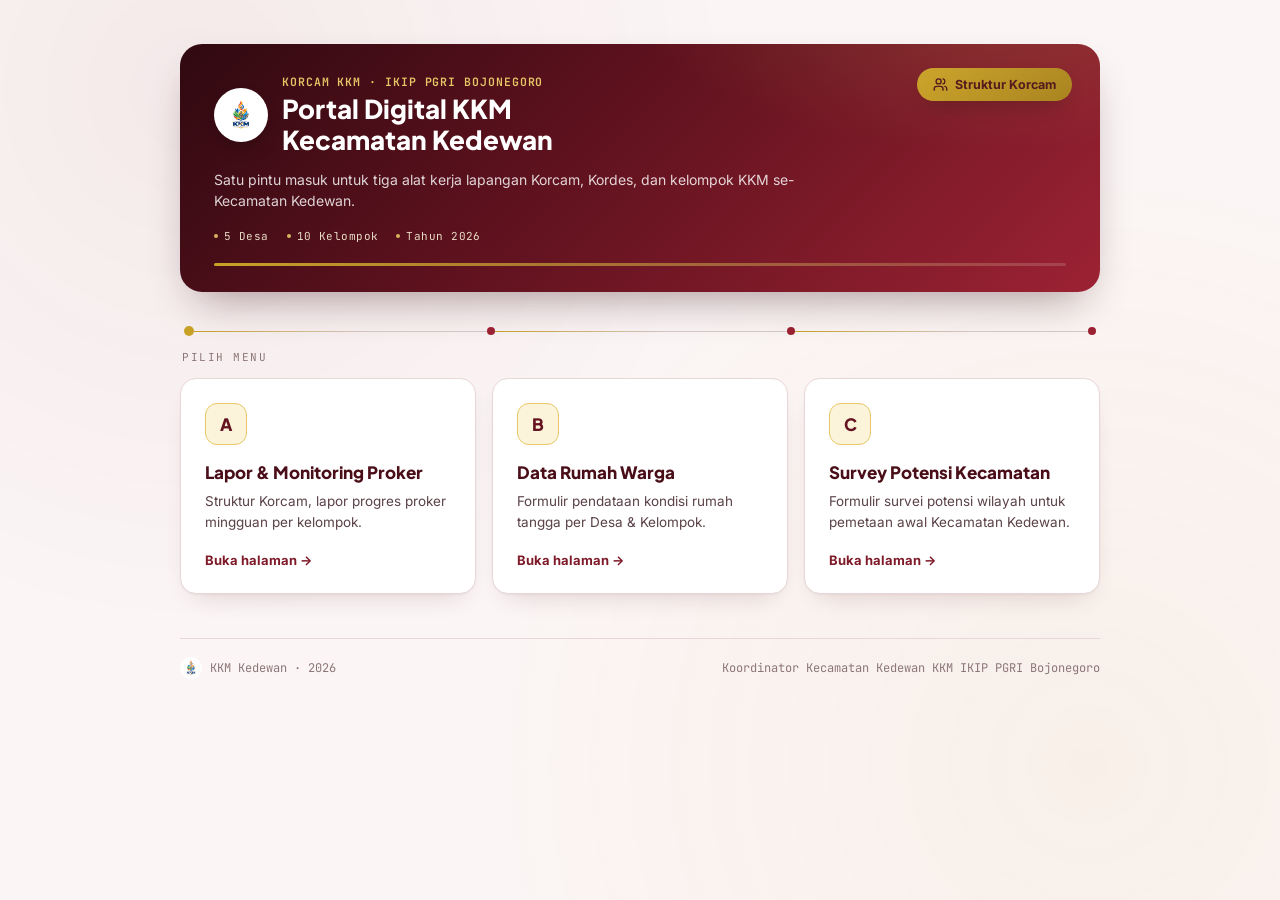
<file: index.html>
<!DOCTYPE html>
<html lang="id">

<head>
  <meta charset="UTF-8">
  <meta name="viewport" content="width=device-width, initial-scale=1.0, maximum-scale=1">
  <title>Portal KKM — Kecamatan Kedewan</title>
  <link rel="preconnect" href="https://fonts.googleapis.com">
  <link rel="preconnect" href="https://fonts.gstatic.com" crossorigin>
  <link rel="stylesheet" href="shared/css/design-system.css">
  <style>
    /* ---- Hanya elemen yang benar-benar spesifik halaman ini ---- */

    .wrap {
      position: relative;
      z-index: 1;
      max-width: 960px;
      margin: 0 auto;
      padding: 44px 20px 72px;
    }

    .kop-brand {
      display: flex;
      align-items: center;
      gap: 14px;
      margin-bottom: 14px;
    }

    .kop-brand img {
      width: 54px;
      height: 54px;
      border-radius: 50%;
      background: #fff;
      padding: 6px;
      box-shadow: 0 8px 20px -8px rgba(0, 0, 0, .4);
      object-fit: contain;
      flex-shrink: 0;
    }

    .kop-title {
      max-width: 18ch;
    }

    .kop-meta {
      display: flex;
      flex-wrap: wrap;
      gap: 8px 18px;
      margin-top: 18px;
    }

    .kop-meta span {
      font-family: var(--font-mono);
      font-size: 11px;
      letter-spacing: .04em;
      color: var(--gold-100);
      display: inline-flex;
      align-items: center;
      gap: 6px;
      opacity: .9;
    }

    .kop-meta span::before {
      content: "";
      width: 4px;
      height: 4px;
      border-radius: 50%;
      background: var(--gold-300);
    }

    .route {
      display: flex;
      align-items: center;
      gap: 0;
      margin: 34px 0 6px;
      padding: 0 4px;
    }

    .route-node {
      width: 8px;
      height: 8px;
      border-radius: 50%;
      background: var(--maroon-600);
      flex-shrink: 0;
    }

    .route-node.origin {
      width: 10px;
      height: 10px;
      background: var(--gold-500);
    }

    .route-line {
      flex: 1;
      height: 1px;
      background: linear-gradient(90deg, var(--gold-500), var(--ink-200) 60%);
    }

    .route-line:last-of-type {
      background: linear-gradient(90deg, var(--ink-200), var(--ink-200));
    }

    @media (max-width: 600px) {
      .route {
        display: none;
      }
    }

    .menu-label {
      font-family: var(--font-mono);
      font-size: 11px;
      letter-spacing: .14em;
      text-transform: uppercase;
      color: var(--ink-400);
      margin: 14px 2px 14px;
    }

    .foot {
      margin-top: 44px;
      padding-top: 18px;
      border-top: 1px solid var(--border);
      font-size: 12px;
      color: var(--ink-400);
      display: flex;
      flex-wrap: wrap;
      gap: 8px 18px;
      justify-content: space-between;
      align-items: center;
    }

    .foot span {
      font-family: var(--font-mono);
    }

    .foot img {
      width: 22px;
      height: 22px;
      border-radius: 50%;
      object-fit: contain;
      opacity: .85;
    }

    .foot-brand {
      display: flex;
      align-items: center;
      gap: 8px;
    }
  </style>
</head>

<body>
  <div class="topo-layer" aria-hidden="true"></div>
  <div class="wrap">

    <header class="kop">
      <a class="kop-struktur-btn" href="struktur.html">
        <svg viewBox="0 0 24 24" fill="none" stroke="currentColor" stroke-width="2.2" stroke-linecap="round"
          stroke-linejoin="round">
          <path d="M16 21v-2a4 4 0 0 0-4-4H6a4 4 0 0 0-4 4v2" />
          <circle cx="9" cy="7" r="4" />
          <path d="M22 21v-2a4 4 0 0 0-3-3.87" />
          <path d="M16 3.13a4 4 0 0 1 0 7.75" />
        </svg>
        Struktur Korcam
      </a>
      <div class="kop-brand">
        <img src="shared/img/logo-korcam.png" alt="Logo Korcam KKM IKIP PGRI Bojonegoro">
        <div>
          <p class="kop-eyebrow" style="margin:0 0 4px;">KORCAM KKM &middot; IKIP PGRI Bojonegoro</p>
          <h1 class="kop-title" style="margin:0;">Portal Digital KKM<br>Kecamatan Kedewan</h1>
        </div>
      </div>
      <p class="kop-sub">Satu pintu masuk untuk tiga alat kerja lapangan Korcam, Kordes, dan kelompok KKM se-Kecamatan
        Kedewan.</p>
      <div class="kop-meta">
        <span>5 Desa</span>
        <span>10 Kelompok</span>
        <span>Tahun 2026</span>
      </div>
      <div class="kop-stripe"></div>
    </header>

    <div class="route" aria-hidden="true">
      <span class="route-node origin"></span>
      <span class="route-line"></span>
      <span class="route-node"></span>
      <span class="route-line"></span>
      <span class="route-node"></span>
      <span class="route-line"></span>
      <span class="route-node"></span>
    </div>

    <p class="menu-label">Pilih Menu</p>
    <nav class="menu-grid">

      <a class="menu-card" href="proker/index.html">
        <span class="menu-letter">A</span>
        <h3>Lapor &amp; Monitoring Proker</h3>
        <p>Struktur Korcam, lapor progres proker mingguan per kelompok.</p>
        <span class="menu-link">Buka halaman &rarr;</span>
      </a>

      <a class="menu-card" href="datawarga/index.html">
        <span class="menu-letter">B</span>
        <h3>Data Rumah Warga</h3>
        <p>Formulir pendataan kondisi rumah tangga per Desa &amp; Kelompok.</p>
        <span class="menu-link">Buka halaman &rarr;</span>
      </a>

      <a class="menu-card" href="survey/index.html">
        <span class="menu-letter">C</span>
        <h3>Survey Potensi Kecamatan</h3>
        <p>Formulir survei potensi wilayah untuk pemetaan awal Kecamatan Kedewan.
        </p>
        <span class="menu-link">Buka halaman &rarr;</span>
      </a>

    </nav>

    <div class="foot">
      <div class="foot-brand">
        <img src="shared/img/logo-korcam.png" alt="">
        <span>KKM Kedewan &middot; 2026</span>
      </div>
      <span>Koordinator Kecamatan Kedewan KKM IKIP PGRI Bojonegoro</span>
    </div>
  </div>
</body>

</html>
</file>
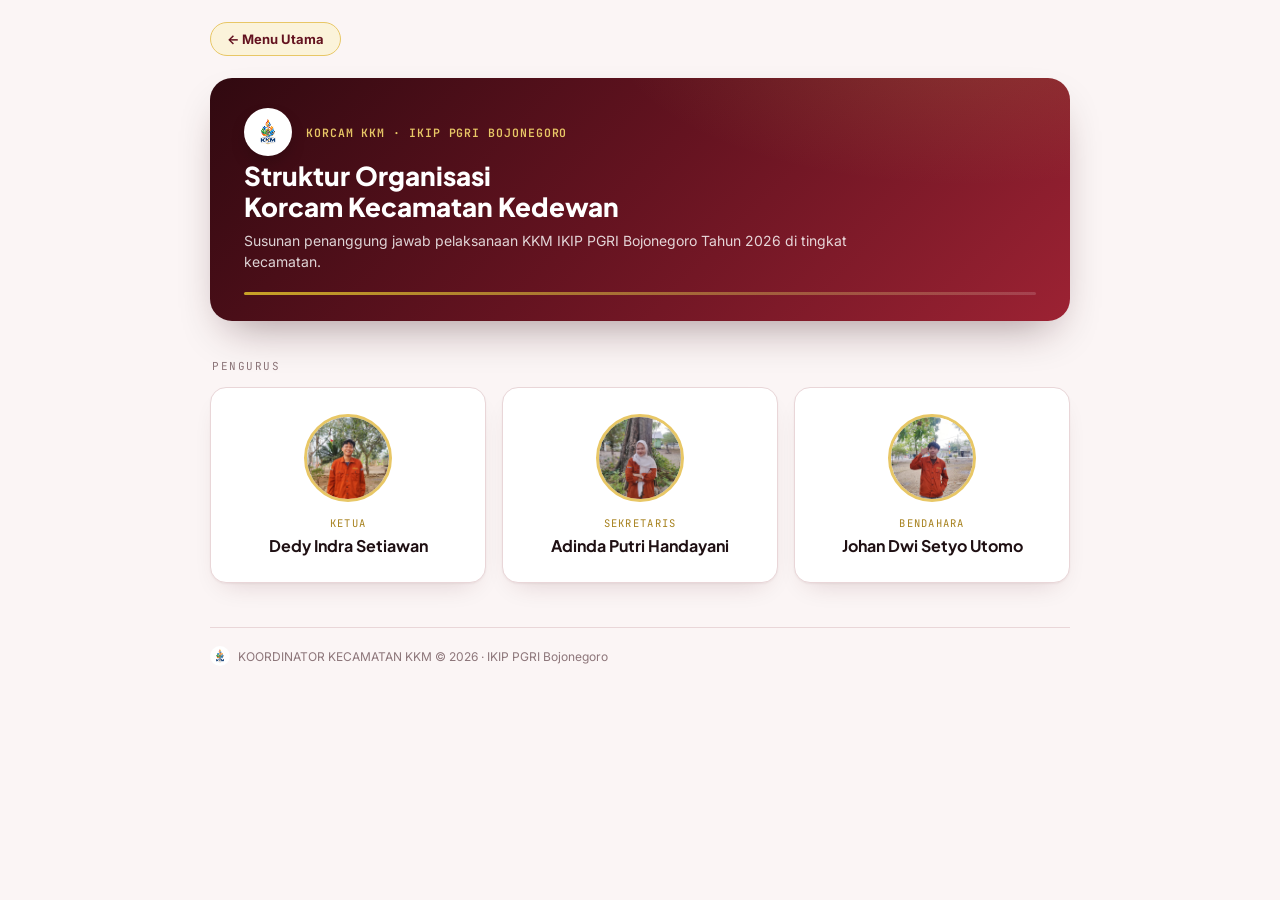
<file: struktur.html>
<!DOCTYPE html>
<html lang="id">

<head>
  <meta charset="UTF-8">
  <meta name="viewport" content="width=device-width, initial-scale=1.0, maximum-scale=1">
  <title>Struktur Organisasi Korcam — Kecamatan Kedewan</title>
  <link rel="preconnect" href="https://fonts.googleapis.com">
  <link rel="preconnect" href="https://fonts.gstatic.com" crossorigin>
  <link rel="stylesheet" href="shared/css/design-system.css">
  <style>
    .wrap {
      max-width: 900px;
      margin: 0 auto;
      padding: 22px 20px 72px;
    }

    .topbar {
      padding: 0;
      margin-bottom: 22px;
    }

    .kop-brand {
      display: flex;
      align-items: center;
      gap: 14px;
      margin-bottom: 4px;
    }

    .kop-brand img {
      width: 48px;
      height: 48px;
      border-radius: 50%;
      background: #fff;
      padding: 5px;
      box-shadow: 0 8px 20px -8px rgba(0, 0, 0, .4);
      object-fit: contain;
      flex-shrink: 0;
    }

    .section-label {
      font-family: var(--font-mono);
      font-size: 11px;
      letter-spacing: .14em;
      text-transform: uppercase;
      color: var(--ink-400);
      margin: 38px 2px 14px;
    }

    .struktur-grid {
      display: grid;
      grid-template-columns: repeat(3, 1fr);
      gap: 16px;
    }

    @media (max-width: 720px) {
      .struktur-grid {
        grid-template-columns: 1fr;
      }
    }

    .person-card {
      background: var(--surface);
      border: 1px solid var(--border);
      border-radius: var(--radius-md);
      padding: 26px 20px;
      text-align: center;
      box-shadow: var(--shadow-card);
    }

    .person-photo-wrap {
      width: 88px;
      height: 88px;
      margin: 0 auto 14px;
      position: relative;
    }

    .person-photo {
      width: 88px;
      height: 88px;
      border-radius: 50%;
      object-fit: cover;
      border: 3px solid var(--gold-300);
      display: block;
      position: absolute;
      inset: 0;
    }

    .person-monogram {
      width: 88px;
      height: 88px;
      border-radius: 50%;
      background: var(--gradient-maroon);
      color: var(--gold-100);
      font-family: var(--font-display);
      font-weight: 700;
      font-size: 26px;
      align-items: center;
      justify-content: center;
      border: 3px solid var(--gold-300);
      position: absolute;
      inset: 0;
      display: none;
    }

    .person-role {
      font-family: var(--font-mono);
      font-size: 10.5px;
      letter-spacing: .12em;
      text-transform: uppercase;
      color: var(--gold-600);
      margin-bottom: 5px;
    }

    .person-name {
      font-family: var(--font-display);
      font-weight: 700;
      font-size: 16px;
      color: var(--ink-900);
    }

    .foot {
      margin-top: 44px;
      padding-top: 18px;
      border-top: 1px solid var(--border);
      font-size: 12px;
      color: var(--ink-400);
      display: flex;
      align-items: center;
      gap: 8px;
    }

    .foot img {
      width: 20px;
      height: 20px;
      border-radius: 50%;
      object-fit: contain;
    }
  </style>
</head>

<body>
  <div class="wrap">
    <div class="topbar"><a class="back-link" href="index.html">&larr; Menu Utama</a></div>

    <header class="kop">
      <div class="kop-brand">
        <img src="shared/img/logo-korcam.png" alt="Logo Korcam KKM IKIP PGRI Bojonegoro">
        <p class="kop-eyebrow" style="margin:0;">KORCAM KKM &middot; IKIP PGRI Bojonegoro</p>
      </div>
      <h1 class="kop-title">Struktur Organisasi<br>Korcam Kecamatan Kedewan</h1>
      <p class="kop-sub">Susunan penanggung jawab pelaksanaan KKM IKIP PGRI Bojonegoro Tahun 2026 di tingkat kecamatan.
      </p>
      <div class="kop-stripe"></div>
    </header>

    <p class="section-label">Pengurus</p>
    <div class="struktur-grid" id="struktur-grid"></div>

    <div class="foot">
      <img src="shared/img/logo-korcam.png" alt="">
      <span>KOORDINATOR KECAMATAN KKM &copy; 2026 &middot; IKIP PGRI Bojonegoro</span>
    </div>

    <script>
      const TIM_KORCAM = [
        { peran: "Ketua", nama: "Dedy Indra Setiawan", foto: "foto/dedy-indra-setiawan.jpg" },
        { peran: "Sekretaris", nama: "Adinda Putri Handayani", foto: "foto/adinda-putri-handayani.jpg" },
        { peran: "Bendahara", nama: "Johan Dwi Setyo Utomo", foto: "foto/johan-dwi-murtopo.jpg" },
      ];

      function escapeHtml(str) { const div = document.createElement("div"); div.textContent = str == null ? "" : String(str); return div.innerHTML; }

      function renderStruktur() {
        const grid = document.getElementById("struktur-grid");
        grid.innerHTML = TIM_KORCAM.map((p) => {
          const initials = p.nama.split(" ").slice(0, 2).map(w => w[0]).join("").toUpperCase();
          return `
        <div class="person-card">
          <div class="person-photo-wrap">
            <img class="person-photo" src="${p.foto}" alt="Foto ${escapeHtml(p.nama)}"
              onerror="this.style.display='none'; this.nextElementSibling.style.display='flex';" />
            <div class="person-monogram">${initials}</div>
          </div>
          <div class="person-role">${escapeHtml(p.peran)}</div>
          <div class="person-name">${escapeHtml(p.nama)}</div>
        </div>`;
        }).join("");
      }

      renderStruktur();
    </script>
</body>

</html>
</file>
<file: shared/css/design-system.css>
/* ============================================================================
   PORTAL KKM KEDEWAN — DESIGN SYSTEM TERPUSAT
   ----------------------------------------------------------------------------
   SATU-SATUNYA sumber token warna, tipografi, dan komponen bersama untuk
   SELURUH halaman (menu utama, struktur, proker, data warga, survey — baik
   halaman publik maupun admin).

   CARA PAKAI:
   Link file ini di <head> SEBELUM stylesheet lokal masing-masing modul:
     <link rel="stylesheet" href="../shared/css/design-system.css">
     <link rel="stylesheet" href="css/style.css">   (kalau modul itu masih
                                                       punya CSS spesifik halaman)

   Semua nama variabel LAMA (--navy-900, --forest-900, --ink-800, dst) tetap
   di-alias di sini supaya seluruh CSS modul yang sudah ada TIDAK PERLU
   ditulis ulang total — cukup ganti isi token-nya jadi maroon di satu
   tempat ini, dan seluruh portal otomatis ikut berubah.
   ============================================================================ */

@import url('https://fonts.googleapis.com/css2?family=Plus+Jakarta+Sans:wght@500;600;700;800&family=Inter:wght@400;500;600;700&family=JetBrains+Mono:wght@500;600&display=swap');

:root {
  /* ---------------------------------------------------------------------
     PALET UTAMA — MAROON (gradasi gelap → terang)
  --------------------------------------------------------------------- */
  --maroon-950: #300910;
  --maroon-900: #4A0E18;
  --maroon-800: #641320;
  --maroon-700: #7E1A29;
  --maroon-600: #9C2233;
  --maroon-500: #B92C3E;
  --maroon-300: #D97C87;
  --maroon-100: #F6E3E5;

  /* Emas hangat sebagai warna aksen — pasangan klasik maroon & gold */
  --gold-700: #8A5A16;
  --gold-600: #A6801C;
  --gold-500: #C9A227;
  --gold-300: #E8C766;
  --gold-100: #FBF3DA;

  --ink-900: #1F1013;
  --ink-800: #2A1418;
  --ink-600: #5A4247;
  --ink-400: #8D767A;
  --ink-200: #D8C9CB;

  --paper: #FBF5F5;
  --paper-50: #FBF5F5;
  --paper-100: #F3E6E7;
  --paper-200: #ECD9DA;
  --white: #FFFFFF;
  --surface: #FFFFFF;
  --bg: #FBF5F5;
  --border: #E9D6D8;
  --line: #E9D6D8;
  --line-strong: #D8C0C3;
  --ink-muted: #5A4247;

  --success: #157A4F;
  --success-bg: #E7F6EE;
  --success-border: #B7E4CB;
  --green-ok: #157A4F;

  --error: #B23A3A;
  --error-bg: #FCECEC;
  --error-border: #F1C3C3;
  --red-700: #B23A3A;
  --red-100: #FCECEC;

  --warn: #9A6B0A;
  --warn-bg: #FBF1DC;
  --warn-border: #EED9A6;

  /* ---------------------------------------------------------------------
     ALIAS — supaya semua modul lama (yang pakai nama variabel beda-beda)
     otomatis ikut palet maroon tanpa perlu ganti tiap selector satu-satu.
  --------------------------------------------------------------------- */
  --navy-900: var(--maroon-900);
  --navy-800: var(--maroon-800);
  --navy-700: var(--maroon-700);
  --navy-500: var(--maroon-600);
  --navy-100: var(--maroon-100);

  --forest-900: var(--maroon-900);
  --forest-700: var(--maroon-700);
  --forest-600: var(--maroon-600);

  --ink-700: var(--ink-900);

  --paper-50: var(--paper);

  /* ---------------------------------------------------------------------
     GRADASI — dipakai di semua "kop"/header letterhead & tombol utama
  --------------------------------------------------------------------- */
  --gradient-maroon: linear-gradient(135deg, var(--maroon-950) 0%, var(--maroon-800) 48%, var(--maroon-600) 100%);
  --gradient-maroon-soft: linear-gradient(160deg, var(--maroon-800) 0%, var(--maroon-700) 55%, var(--maroon-600) 100%);
  --gradient-gold: linear-gradient(135deg, var(--gold-500), var(--gold-600));

  /* ---------------------------------------------------------------------
     TIPOGRAFI
  --------------------------------------------------------------------- */
  --font-display: 'Plus Jakarta Sans', 'Inter', sans-serif;
  --font-body: 'Inter', sans-serif;
  --font-mono: 'JetBrains Mono', 'Inter', monospace;

  /* ---------------------------------------------------------------------
     RADIUS & BAYANGAN
  --------------------------------------------------------------------- */
  --radius-sm: 10px;
  --radius: 14px;
  --radius-md: 16px;
  --radius-lg: 22px;

  --shadow-card: 0 1px 2px rgba(74, 14, 24, 0.05), 0 12px 28px -14px rgba(74, 14, 24, 0.20);
  --shadow-pop: 0 20px 45px -18px rgba(48, 9, 16, 0.45);

  /* Alias --color-* — dipakai datawarga/css/admin.css */
  --color-bg: var(--paper);
  --color-surface: var(--white);
  --color-border: var(--border);
  --color-text: var(--ink-900);
  --color-text-muted: var(--ink-600);
  --color-primary: var(--maroon-700);
  --color-primary-hover: var(--maroon-900);
  --color-primary-soft: var(--maroon-100);
  --color-danger: var(--error);
  --color-success: var(--success);
  --color-warning: var(--gold-600);
  --radius-legacy: var(--radius);
  --shadow-sm: var(--shadow-card);
}

/* ==========================================================================
   RESET DASAR
   ========================================================================== */
* { box-sizing: border-box; }

body {
  margin: 0;
  font-family: var(--font-body);
  background: var(--bg);
  color: var(--ink-900);
  -webkit-font-smoothing: antialiased;
}

a { color: inherit; }
img { max-width: 100%; display: block; }

.app-shell,
.container {
  max-width: 920px;
  margin: 0 auto;
  padding: 28px 20px 60px;
}

/* Motif topografi tipis di latar belakang (dipakai beberapa halaman) */
.topo-layer {
  position: fixed; inset: 0; z-index: -1; pointer-events: none;
  background-image:
    radial-gradient(circle at 15% 10%, rgba(122, 26, 41, 0.05), transparent 40%),
    radial-gradient(circle at 85% 85%, rgba(201, 162, 39, 0.06), transparent 45%);
}

/* ==========================================================================
   TOPBAR & TOMBOL "MENU UTAMA"
   ========================================================================== */
.topbar {
  margin: 0 auto 14px;
  max-width: 920px;
  padding: 0 20px;
}
.app-shell .topbar,
.container > .topbar { padding: 0; margin-bottom: 14px; }

.back-link,
.header-link {
  display: inline-flex;
  align-items: center;
  gap: 6px;
  font-family: var(--font-body);
  font-weight: 700;
  font-size: 13px;
  color: var(--maroon-800);
  background: var(--gold-100);
  border: 1.5px solid var(--gold-300);
  padding: 8px 16px;
  border-radius: 999px;
  text-decoration: none;
  transition: transform .15s ease, box-shadow .15s ease;
}
.back-link:hover,
.header-link:hover {
  transform: translateY(-1px);
  box-shadow: 0 8px 18px -10px rgba(74, 14, 24, 0.35);
}

/* ==========================================================================
   KOP / LETTERHEAD — dipakai di setiap halaman modul
   ========================================================================== */
.kop {
  position: relative;
  background: var(--gradient-maroon);
  border-radius: var(--radius-lg);
  padding: 30px 34px 26px;
  color: #fff;
  box-shadow: var(--shadow-pop);
  overflow: hidden;
  margin-bottom: 24px;
}
.kop::after {
  content: "";
  position: absolute; inset: 0;
  background: radial-gradient(600px 260px at 88% -20%, rgba(232, 199, 102, 0.16), transparent 60%);
  pointer-events: none;
}
.kop-eyebrow {
  font-family: var(--font-mono);
  font-size: 11.5px;
  letter-spacing: .08em;
  text-transform: uppercase;
  color: var(--gold-300);
  margin: 0 0 10px;
  font-weight: 600;
}
.kop-title {
  font-family: var(--font-display);
  font-weight: 800;
  font-size: 26px;
  line-height: 1.2;
  margin: 0 0 8px;
}
.kop-sub {
  font-size: 14px;
  color: rgba(255, 255, 255, 0.82);
  margin: 0;
  max-width: 640px;
  line-height: 1.5;
}
.kop-meta {
  font-family: var(--font-mono);
  font-size: 12px;
  color: rgba(255, 255, 255, 0.7);
  margin-top: 10px;
}
.kop-stripe {
  height: 3px;
  margin-top: 20px;
  border-radius: 999px;
  background: linear-gradient(90deg, var(--gold-500), rgba(255, 255, 255, 0.15));
}
.kop-logo {
  width: 52px; height: 52px;
  border-radius: 50%;
  background: #fff;
  padding: 5px;
  object-fit: contain;
  box-shadow: 0 6px 16px -6px rgba(0,0,0,.4);
}
.kop-head-row {
  display: flex;
  align-items: center;
  gap: 14px;
  margin-bottom: 6px;
}

.kop-struktur-btn,
.header-link-btn {
  position: absolute;
  top: 24px; right: 28px;
  display: inline-flex;
  align-items: center;
  gap: 7px;
  background: var(--gradient-gold);
  color: var(--maroon-900);
  font-family: var(--font-body);
  font-weight: 700;
  font-size: 12.5px;
  padding: 9px 16px;
  border-radius: 999px;
  text-decoration: none;
  box-shadow: 0 10px 22px -10px rgba(0,0,0,.35);
  border: none;
}
.kop-struktur-btn svg { width: 15px; height: 15px; }
@media (max-width: 640px) {
  .kop-struktur-btn, .header-link-btn { position: static; margin-top: 14px; }
}

/* ==========================================================================
   TOMBOL — satu keluarga untuk seluruh varian nama class lama
   ========================================================================== */
.btn,
button.btn {
  font-family: var(--font-body);
  font-weight: 700;
  font-size: 14px;
  padding: 12px 22px;
  border-radius: 999px;
  border: none;
  cursor: pointer;
  display: inline-flex;
  align-items: center;
  justify-content: center;
  gap: 8px;
  transition: transform .15s ease, box-shadow .15s ease, opacity .15s ease;
  text-decoration: none;
}
.btn:active { transform: translateY(1px); }

.btn-primary, .btn--primary,
.btn-block, .btn--submit {
  background: var(--gradient-maroon-soft);
  color: #fff;
  box-shadow: 0 12px 24px -12px rgba(74, 14, 24, 0.55);
}
.btn-primary:hover, .btn--primary:hover { box-shadow: 0 16px 30px -12px rgba(74, 14, 24, 0.6); transform: translateY(-1px); }

.btn-gold, .btn--gold {
  background: var(--gradient-gold);
  color: var(--maroon-900);
  box-shadow: 0 10px 22px -12px rgba(166, 128, 28, 0.55);
}
.btn-gold:hover, .btn--gold:hover { transform: translateY(-1px); }

.btn-ghost, .btn--ghost, .btn-secondary, .btn-outline {
  background: var(--surface);
  border: 1.5px solid var(--border);
  color: var(--ink-600);
}
.btn-ghost:hover, .btn--ghost:hover, .btn-secondary:hover, .btn-outline:hover {
  background: var(--maroon-100);
  color: var(--maroon-800);
  border-color: var(--maroon-300);
}

.btn-outline-danger {
  background: var(--error-bg);
  border: 1.5px solid var(--error-border);
  color: var(--error);
}
.btn-outline-danger:hover { background: var(--error); color: #fff; }

.btn-block { width: 100%; }
.btn:disabled { opacity: .55; cursor: not-allowed; box-shadow: none; transform: none; }

/* ==========================================================================
   KARTU (generik) & KARTU MENU DI HALAMAN UTAMA
   ========================================================================== */
.card {
  background: var(--surface);
  border-radius: var(--radius-md);
  box-shadow: var(--shadow-card);
  padding: 24px;
  border: 1px solid var(--border);
}

.card.login-card,
.login-card {
  background: var(--surface);
  border-radius: var(--radius-md);
  box-shadow: var(--shadow-pop);
  border: 1px solid var(--border);
  max-width: 380px;
  width: 100%;
  margin: 0 auto;
  text-align: center;
  padding: 34px 28px;
}
.login-card .brand-badge,
.login-seal,
.login-seal-fallback {
  width: 56px; height: 56px;
  margin: 0 auto 14px;
  border-radius: 50%;
  object-fit: contain;
  background: var(--white);
  border: 1.5px solid var(--border);
  padding: 6px;
  display: flex; align-items: center; justify-content: center;
  font-family: var(--font-display); font-weight: 800; font-size: 16px; color: var(--maroon-800);
}
.login-card h1 {
  font-family: var(--font-display); font-weight: 800; font-size: 21px;
  color: var(--maroon-900); margin: 0 0 4px;
}
.login-card .sub {
  font-size: 13px; color: var(--ink-600); margin: 0 0 22px;
}
.login-shell {
  min-height: 100vh;
  display: flex; align-items: center; justify-content: center;
  padding: 24px;
  background: var(--gradient-maroon);
}
.login-error {
  display: none; margin-top: 14px; font-size: 12.5px; font-weight: 600;
  color: var(--error); background: var(--error-bg); border: 1px solid var(--error-border);
  padding: 9px 12px; border-radius: 10px; text-align: left;
}

/* ==========================================================================
   STATISTIK / STAT CARD
   ========================================================================== */
.stats-grid {
  display: grid;
  grid-template-columns: repeat(4, 1fr);
  gap: 10px;
  margin-bottom: 20px;
}
.stat-card {
  background: var(--surface);
  border-radius: var(--radius);
  box-shadow: var(--shadow-card);
  padding: 16px 14px;
  text-align: center;
  border-left: 4px solid var(--maroon-600);
}
.stat-card.gold { border-left-color: var(--gold-500); }
.stat-card.warn { border-left-color: var(--warn); }
.stat-card.danger { border-left-color: var(--error); }
.stat-value, .stat-card .value {
  font-family: var(--font-display); font-weight: 800; font-size: 24px; color: var(--maroon-900);
}
.stat-label, .stat-card .label {
  font-size: 11px; color: var(--ink-400); font-weight: 600; margin-top: 4px;
  text-transform: uppercase; letter-spacing: .03em;
}
@media (max-width: 640px) { .stats-grid { grid-template-columns: repeat(2, 1fr); } }

/* ==========================================================================
   BADGE
   ========================================================================== */
.badge {
  display: inline-block;
  font-size: 10.5px;
  font-weight: 700;
  letter-spacing: .02em;
  color: var(--maroon-800);
  background: var(--gold-100);
  border: 1px solid var(--gold-300);
  padding: 3px 10px;
  border-radius: 999px;
}
.badge.brand { background: var(--maroon-100); color: var(--maroon-800); border-color: var(--maroon-300); }

/* ==========================================================================
   TAB SWITCHER
   ========================================================================== */
.tabs {
  display: flex; gap: 6px; margin-bottom: 20px;
  border-bottom: 1px solid var(--border);
}
.tab-btn {
  background: none; border: none; cursor: pointer;
  font-family: var(--font-body); font-weight: 700; font-size: 13.5px;
  color: var(--ink-400);
  padding: 10px 6px; margin-bottom: -1px;
  border-bottom: 2.5px solid transparent;
  display: inline-flex; align-items: center; gap: 8px;
}
.tab-btn.active {
  color: var(--maroon-800);
  border-bottom-color: var(--maroon-700);
}
.tab-letter {
  width: 20px; height: 20px; border-radius: 50%;
  background: var(--paper-200); color: var(--ink-600);
  font-size: 11px; font-weight: 800;
  display: inline-flex; align-items: center; justify-content: center;
}
.tab-btn.active .tab-letter { background: var(--maroon-700); color: #fff; }

/* ==========================================================================
   STEPPER (form multi-langkah, dipakai proker & survey)
   ========================================================================== */
.stepper {
  display: flex; align-items: center; gap: 0; margin: 18px 0 24px; flex-wrap: wrap;
}
.step, .step-item {
  display: flex; flex-direction: column; align-items: center; gap: 4px;
  font-size: 11.5px; font-weight: 700; color: var(--ink-400);
}
.step-circle {
  width: 26px; height: 26px; border-radius: 50%;
  background: var(--paper-200); color: var(--ink-600);
  display: flex; align-items: center; justify-content: center;
  font-size: 12px; font-weight: 800;
}
.step.active .step-circle, .step-item.active .step-circle {
  background: var(--maroon-700); color: #fff;
}
.step.active, .step-item.active { color: var(--maroon-800); }
.step-line { flex: 1; height: 2px; background: var(--border); min-width: 20px; }

/* ==========================================================================
   FORM
   ========================================================================== */
.field { margin-bottom: 16px; text-align: left; }
.field label, label {
  display: block; font-size: 12.5px; font-weight: 700; color: var(--ink-600);
  margin-bottom: 6px; text-transform: uppercase; letter-spacing: .02em;
}
input[type="text"], input[type="password"], input[type="email"],
input[type="tel"], input[type="number"], input[type="url"],
select, textarea {
  width: 100%;
  padding: 11px 13px;
  border-radius: 10px;
  border: 1.5px solid var(--border);
  font-family: var(--font-body);
  font-size: 14.5px;
  background: var(--bg);
  color: var(--ink-900);
}
input:focus, select:focus, textarea:focus {
  outline: none;
  border-color: var(--maroon-600);
  background: var(--surface);
  box-shadow: 0 0 0 3px var(--maroon-100);
}
.field__error, .field-error {
  font-size: 12px; color: var(--error); margin-top: 5px; min-height: 14px;
}
.req { color: var(--error); }

/* ==========================================================================
   TABEL
   ========================================================================== */
table { width: 100%; border-collapse: collapse; font-size: 13.5px; }
thead th {
  text-align: left; font-size: 11px; font-weight: 700; text-transform: uppercase;
  letter-spacing: .03em; color: var(--maroon-800);
  background: var(--maroon-100);
  padding: 10px 12px;
}
thead th:first-child { border-radius: 8px 0 0 8px; }
thead th:last-child { border-radius: 0 8px 8px 0; }
tbody td { padding: 10px 12px; border-bottom: 1px solid var(--border); color: var(--ink-800); }
tbody tr:hover { background: var(--paper-50); }

/* ==========================================================================
   TOAST / EMPTY STATE / LOADING
   ========================================================================== */
.toast {
  position: fixed; left: 50%; bottom: 26px; transform: translate(-50%, 20px);
  background: var(--maroon-900); color: #fff; font-size: 13px; font-weight: 600;
  padding: 12px 18px; border-radius: 999px; box-shadow: var(--shadow-pop);
  opacity: 0; pointer-events: none; transition: all .25s ease; z-index: 1000;
}
.toast.show { opacity: 1; transform: translate(-50%, 0); }
.toast-error, .toast.toast-error { background: var(--error); }

.muted { color: var(--ink-400); }
.small { font-size: 12.5px; }
.empty-state, #data-empty {
  text-align: center; padding: 40px 20px; color: var(--ink-400); font-size: 13.5px;
}

/* ==========================================================================
   MENU UTAMA — kartu pilihan modul (dipakai hub/index.html)
   ========================================================================== */
.menu-grid {
  display: grid; grid-template-columns: repeat(3, 1fr); gap: 16px;
}
.menu-card {
  background: var(--surface);
  border-radius: var(--radius-md);
  box-shadow: var(--shadow-card);
  border: 1px solid var(--border);
  padding: 24px;
  text-decoration: none;
  color: inherit;
  display: block;
  transition: transform .18s ease, box-shadow .18s ease;
}
.menu-card:hover {
  transform: translateY(-3px);
  box-shadow: 0 22px 40px -20px rgba(74,14,24,.28);
}
.menu-card .menu-letter {
  width: 42px; height: 42px; border-radius: 12px;
  background: var(--gold-100); border: 1px solid var(--gold-300);
  color: var(--maroon-800);
  display: flex; align-items: center; justify-content: center;
  font-family: var(--font-display); font-weight: 800; font-size: 17px;
  margin-bottom: 16px;
}
.menu-card h3 {
  font-family: var(--font-display); font-weight: 800; font-size: 17px;
  color: var(--maroon-900); margin: 0 0 8px;
}
.menu-card p {
  font-size: 13.5px; color: var(--ink-600); line-height: 1.55; margin: 0 0 16px;
}
.menu-card .menu-link {
  font-size: 13px; font-weight: 700; color: var(--maroon-700);
}
@media (max-width: 760px) { .menu-grid { grid-template-columns: 1fr; } }

/* ==========================================================================
   RESPONSIVE — kop & topbar di layar kecil
   ========================================================================== */
@media (max-width: 640px) {
  .kop { padding: 24px 20px 20px; }
  .kop-title { font-size: 21px; }
}
</file>
